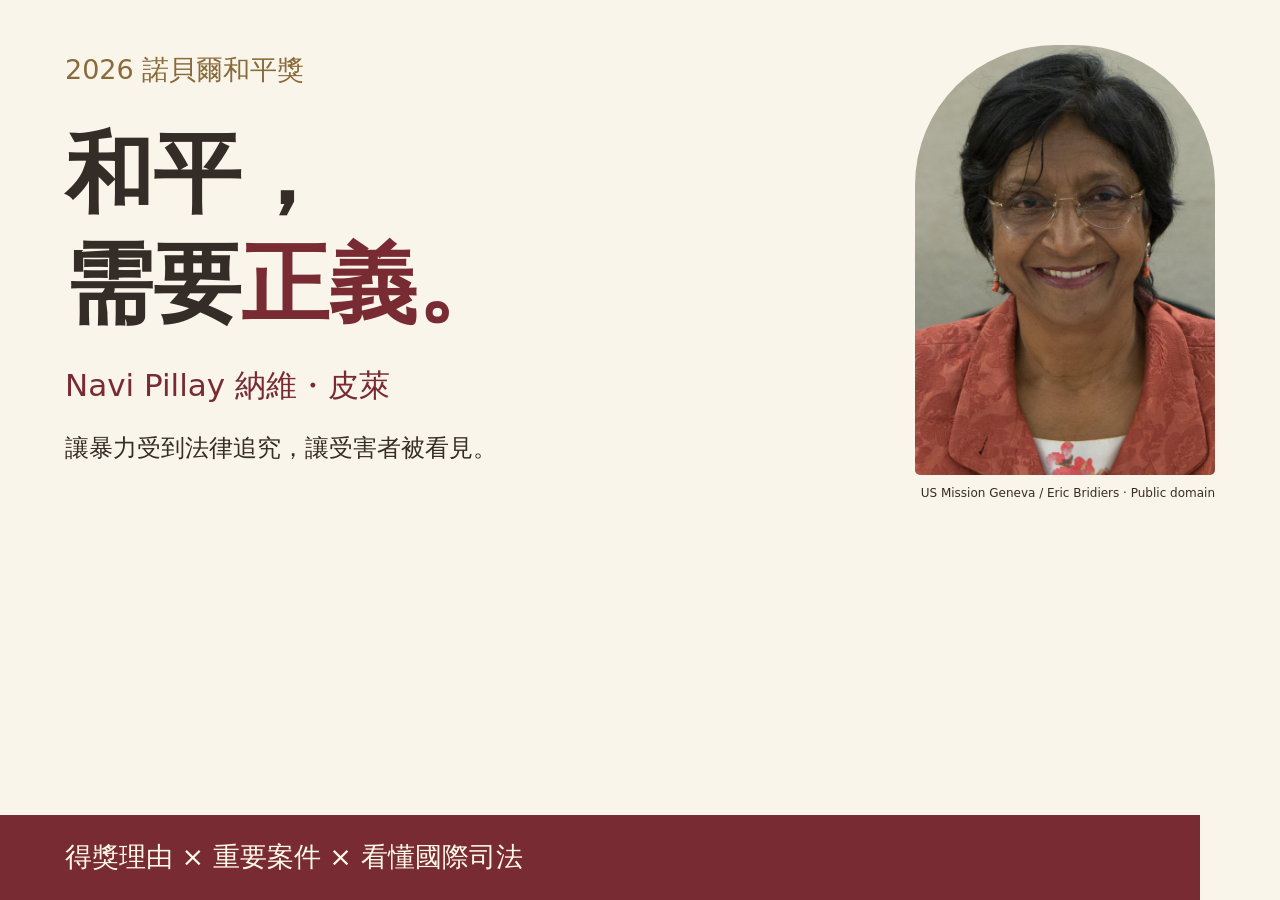
<file: share.html>
<!doctype html><html lang="zh-Hant"><meta charset="utf-8"><style>*{box-sizing:border-box}body{margin:0;background:#faf5ea;color:#342c26;width:1200px;height:630px;font-family:"Songti TC",serif}.text{position:absolute;left:65px;top:52px;width:660px}.label{font:27px system-ui;color:#896b3a}h1{font-size:88px;line-height:1.25;margin:32px 0 25px}h1 span{color:#782b32}.name{font:31px system-ui;color:#782b32}.sub{font:24px system-ui;margin-top:25px}img{position:absolute;right:65px;top:45px;width:300px;height:430px;object-fit:cover;border-radius:140px 140px 5px 5px}.credit{position:absolute;right:65px;top:486px;font:12px system-ui}.bottom{position:absolute;bottom:0;left:0;width:1200px;height:85px;background:#782b32;color:#fff8eb;padding:24px 65px;font:27px system-ui}</style><div class="text"><div class="label">2026 諾貝爾和平獎</div><h1>和平，<br>需要<span>正義。</span></h1><div class="name">Navi Pillay 納維・皮萊</div><div class="sub">讓暴力受到法律追究，讓受害者被看見。</div></div><img src="assets/pillay.jpg"><div class="credit">US Mission Geneva / Eric Bridiers · Public domain</div><div class="bottom">得獎理由 × 重要案件 × 看懂國際司法</div></html>
</file>
